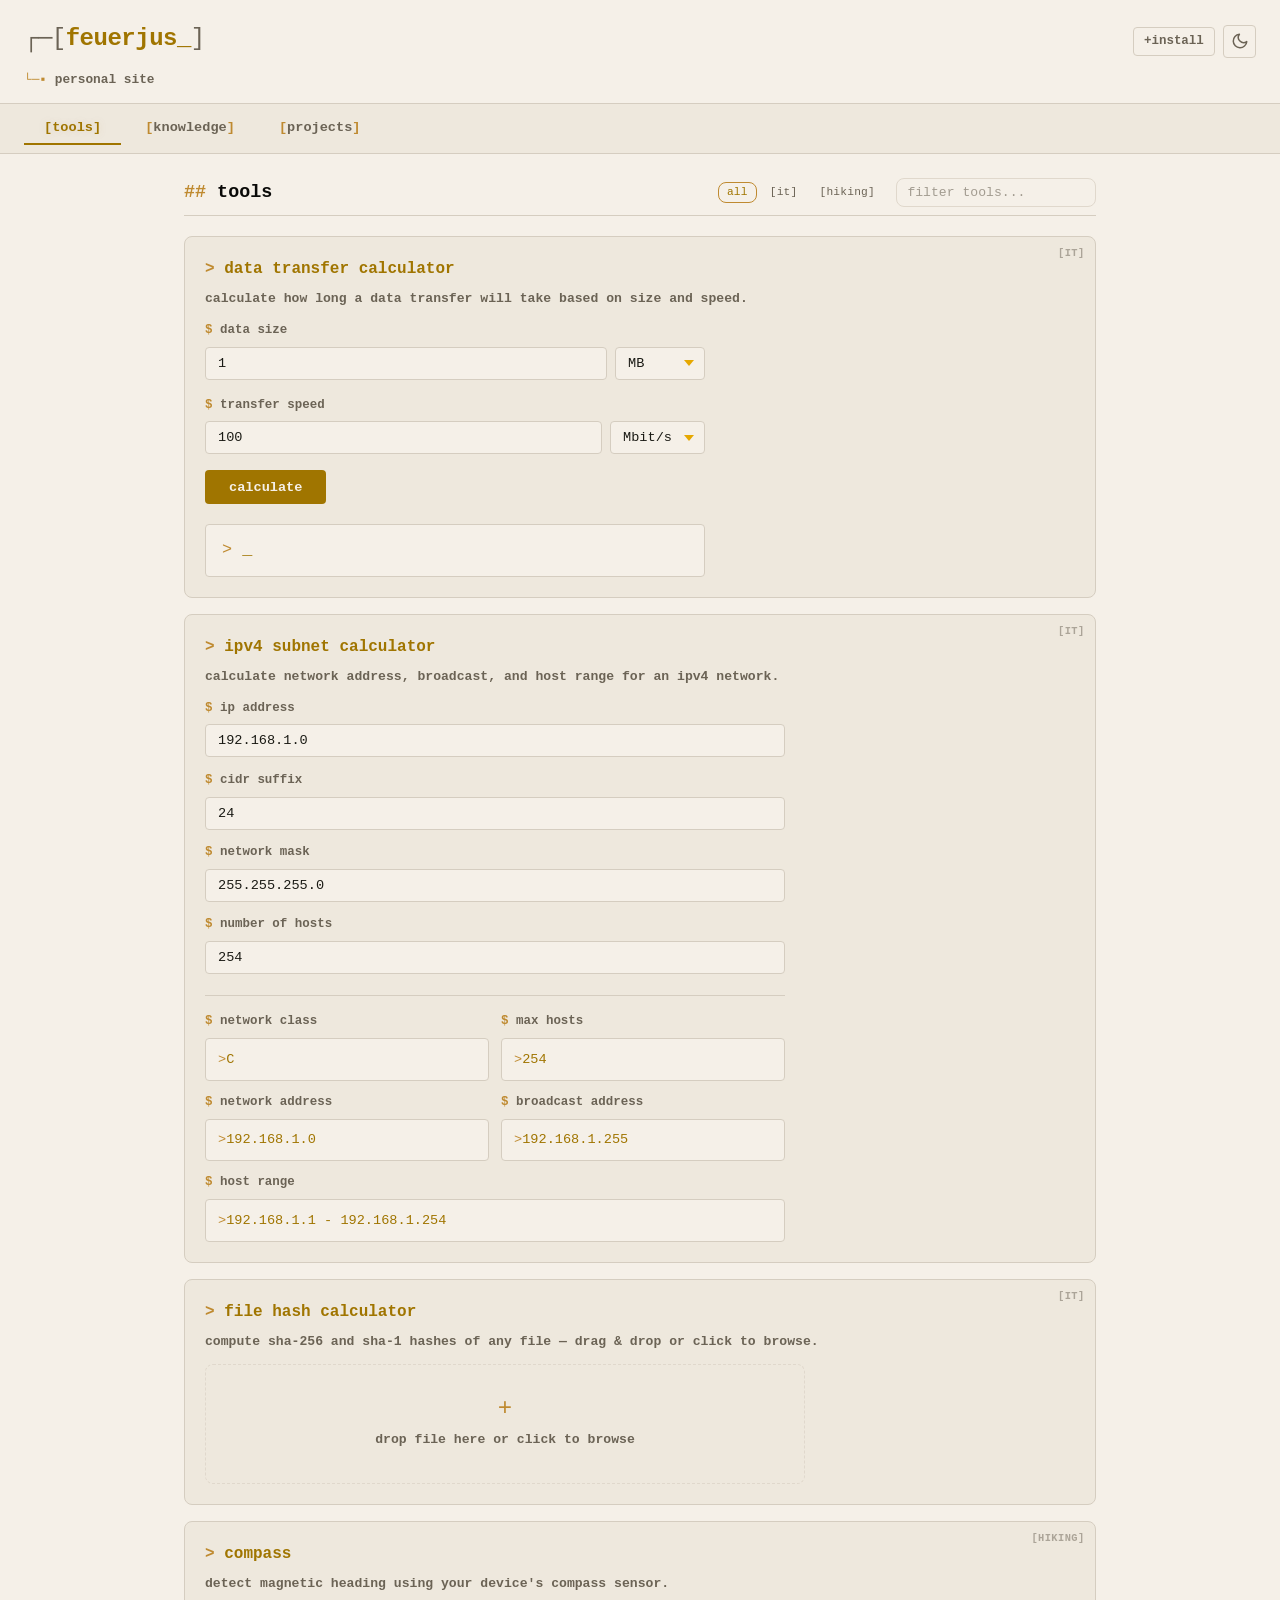
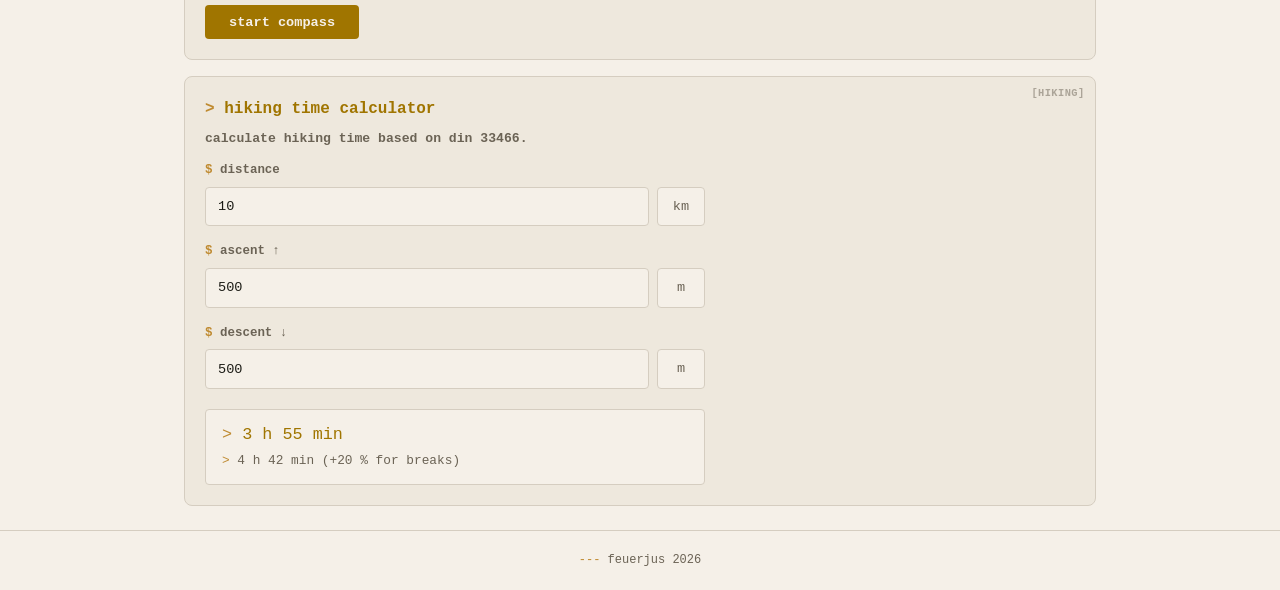
<file: index.html>
<!DOCTYPE html>
<html lang="en">
<head>
  <meta charset="UTF-8">
  <meta name="viewport" content="width=device-width, initial-scale=1.0">
  <title>feuerjus</title>
  <meta name="theme-color" content="#0d0d0a">
  <link rel="manifest" href="/manifest.json">
  <link rel="apple-touch-icon" href="/pictures/logo_pwa.png">
  <link rel="stylesheet" href="style.css">
</head>
<body>

  <header class="site-header">
    <div class="header-left">
      <h1 class="site-title">feuerjus<span class="cursor">_</span></h1>
      <p class="site-sub">personal site</p>
    </div>
    <div class="header-right">
      <button id="install-btn" class="install-btn" aria-label="Install app">+install</button>
      <button id="theme-toggle" class="theme-toggle" aria-label="Toggle theme">
      <svg class="icon-sun" viewBox="0 0 24 24" width="18" height="18" fill="none" stroke="currentColor" stroke-width="2" stroke-linecap="round" stroke-linejoin="round">
        <circle cx="12" cy="12" r="5"/>
        <line x1="12" y1="1" x2="12" y2="3"/>
        <line x1="12" y1="21" x2="12" y2="23"/>
        <line x1="4.22" y1="4.22" x2="5.64" y2="5.64"/>
        <line x1="18.36" y1="18.36" x2="19.78" y2="19.78"/>
        <line x1="1" y1="12" x2="3" y2="12"/>
        <line x1="21" y1="12" x2="23" y2="12"/>
        <line x1="4.22" y1="19.78" x2="5.64" y2="18.36"/>
        <line x1="18.36" y1="5.64" x2="19.78" y2="4.22"/>
      </svg>
      <svg class="icon-moon" viewBox="0 0 24 24" width="18" height="18" fill="none" stroke="currentColor" stroke-width="2" stroke-linecap="round" stroke-linejoin="round">
        <path d="M21 12.79A9 9 0 1 1 11.21 3 7 7 0 0 0 21 12.79z"/>
      </svg>
    </button>
    </div>
  </header>

  <nav class="tab-nav">
    <button class="tab-btn active" data-tab="tools">tools</button>
    <button class="tab-btn" data-tab="knowledge">knowledge</button>
    <button class="tab-btn" data-tab="projects">projects</button>
  </nav>

  <main class="content-area" id="tab-content">
    <p class="loading">loading...</p>
  </main>

  <footer class="site-footer">
    feuerjus 2026
  </footer>

  <div id="pwa-modal" class="pwa-modal-overlay" hidden>
    <div class="pwa-modal">
      <button id="pwa-modal-close" class="pwa-modal-close" aria-label="Close">&times;</button>
      <div class="pwa-modal-icon">+install</div>
      <h2 class="pwa-modal-title">Install App</h2>
      <div id="pwa-modal-body">
        <p>Add feuerjus to your home screen for the best experience.</p>
      </div>
      <div id="pwa-modal-ios" hidden>
        <ol class="pwa-steps">
          <li>Tap the <strong>Share</strong> button <span class="ios-icon-share"></span> in Safari</li>
          <li>Scroll down and tap <strong>Add to Home Screen</strong></li>
          <li>Tap <strong>Add</strong> in the top-right corner</li>
        </ol>
      </div>
      <div id="pwa-modal-android" hidden>
        <ol class="pwa-steps">
          <li>Tap the <strong>menu</strong> button (⋮) in your browser</li>
          <li>Tap <strong>Install app</strong> or <strong>Add to Home Screen</strong></li>
          <li>Follow the prompts to install</li>
        </ol>
      </div>
    </div>
  </div>

  <script src="script.js"></script>
</body>
</html>
</file>
<file: style.css>
*, *::before, *::after {
  margin: 0;
  padding: 0;
  box-sizing: border-box;
  transition: background 0.3s, color 0.3s, border-color 0.3s, box-shadow 0.3s;
}

:root,
[data-theme="dark"] {
  --bg: #0d0d0a;
  --surface: #161610;
  --surface-hover: #1e1e16;
  --amber: #e6a800;
  --amber-dark: #b88600;
  --amber-dim: #7a5c00;
  --amber-glow: rgba(230, 168, 0, 0.12);
  --text: #e6dcc8;
  --text-dim: #9a907a;
  --text-bright: #f5edd8;
  --border: #2a2218;
  --border-light: #3a3228;
  --radius: 8px;
  --radius-lg: 12px;
  --font: 'Courier New', 'Fira Code', 'Consolas', 'Liberation Mono', monospace;
  --font-display: 'Courier New', 'Fira Code', 'Consolas', monospace;
}

[data-theme="light"] {
  --bg: #f5f0e8;
  --surface: #eee8dd;
  --surface-hover: #e5dfd4;
  --amber: #a07500;
  --amber-dark: #8a6500;
  --amber-dim: #bf8a30;
  --amber-glow: rgba(160, 117, 0, 0.15);
  --text: #1a1a14;
  --text-dim: #6b6355;
  --text-bright: #0a0a08;
  --border: #d5cdc0;
  --border-light: #e0d8cc;
  --radius: 8px;
  --radius-lg: 12px;
  --font: 'Courier New', 'Fira Code', 'Consolas', 'Liberation Mono', monospace;
  --font-display: 'Courier New', 'Fira Code', 'Consolas', monospace;
}

::selection {
  background: var(--amber);
  color: var(--bg);
}

html {
  scroll-behavior: smooth;
}

body {
  font-family: var(--font);
  font-weight: 500;
  background: var(--bg);
  color: var(--text);
  line-height: 1.6;
  min-height: 100vh;
  display: flex;
  flex-direction: column;
  transition: background 0.3s, color 0.3s;
}

a {
  color: var(--amber);
  text-decoration: none;
}

a:hover {
  color: var(--text-bright);
}

/* ---- Header ---- */
.site-header {
  border-bottom: 1px solid var(--border);
  padding: 1.25rem 1.5rem 0.75rem;
  display: flex;
  justify-content: space-between;
  align-items: flex-start;
  gap: 1rem;
}

.header-left {
  display: flex;
  flex-direction: column;
  gap: 0.75rem;
}

.header-right {
  display: flex;
  align-items: center;
  gap: 0.5rem;
  flex-shrink: 0;
  margin-top: 0.15rem;
}

.site-title {
  font-family: var(--font-display);
  font-size: 1.5rem;
  font-weight: 700;
  color: var(--amber);
  letter-spacing: -0.5px;
  text-transform: lowercase;
}

.site-title::before {
  content: '┌─[';
  color: var(--text-dim);
  font-weight: 400;
}

.site-title::after {
  content: ']';
  color: var(--text-dim);
  font-weight: 400;
}

.cursor {
  display: inline-block;
  color: var(--amber);
  font-weight: 400;
  animation: blink 1s step-end infinite;
}

@keyframes blink {
  0%, 100% { opacity: 1; }
  50% { opacity: 0; }
}

.site-sub {
  color: var(--text-dim);
  font-size: 0.8rem;
  font-weight: 600;
  font-family: var(--font-display);
}

.site-sub::before {
  content: '└─▪ ';
  color: var(--amber-dim);
}

/* ---- Install Button ---- */
.install-btn {
  background: none;
  border: 1px solid var(--border);
  border-radius: 4px;
  color: var(--text-dim);
  cursor: pointer;
  padding: 0.4rem 0.65rem;
  font-family: var(--font);
  font-size: 0.78rem;
  font-weight: 700;
  white-space: nowrap;
  flex-shrink: 0;
  margin-top: 0.15rem;
  transition: color 0.2s, border-color 0.2s, background 0.2s;
  text-transform: lowercase;
}

.install-btn:hover {
  color: var(--amber);
  border-color: var(--amber-dim);
  background: var(--surface-hover);
}

/* ---- PWA Modal ---- */
.pwa-modal-overlay {
  position: fixed;
  inset: 0;
  z-index: 1000;
  display: flex;
  align-items: center;
  justify-content: center;
  background: rgba(0, 0, 0, 0.6);
  backdrop-filter: blur(4px);
  -webkit-backdrop-filter: blur(4px);
  padding: 1rem;
}

.pwa-modal-overlay[hidden] {
  display: none;
}

.pwa-modal {
  background: var(--surface);
  border: 1px solid var(--border);
  border-radius: var(--radius-lg);
  padding: 2rem 1.75rem;
  max-width: 400px;
  width: 100%;
  position: relative;
  box-shadow: 0 8px 32px rgba(0, 0, 0, 0.4);
}

.pwa-modal-close {
  position: absolute;
  top: 0.5rem;
  right: 0.75rem;
  background: none;
  border: none;
  color: var(--text-dim);
  font-size: 1.4rem;
  cursor: pointer;
  line-height: 1;
  padding: 0.25rem;
  transition: color 0.2s;
  font-family: var(--font);
}

.pwa-modal-close:hover {
  color: var(--amber);
}

.pwa-modal-icon {
  font-family: var(--font-display);
  font-size: 1.5rem;
  color: var(--amber);
  text-align: center;
  margin-bottom: 0.75rem;
}

.pwa-modal-title {
  font-family: var(--font-display);
  font-size: 1.1rem;
  color: var(--text-bright);
  text-align: center;
  margin-bottom: 1rem;
}

.pwa-modal-title::before {
  content: '## ';
  color: var(--amber-dim);
}

.pwa-modal-body p {
  font-size: 0.85rem;
  font-weight: 600;
  color: var(--text-dim);
  text-align: center;
  line-height: 1.6;
}

.pwa-steps {
  padding: 0 0 0 1.5rem;
  margin: 0;
  display: flex;
  flex-direction: column;
  gap: 0.75rem;
}

.pwa-steps li {
  font-size: 0.85rem;
  font-weight: 600;
  color: var(--text);
  padding: 0.75rem 1rem;
  background: var(--bg);
  border: 1px solid var(--border);
  border-radius: var(--radius);
  line-height: 1.5;
}

.pwa-steps li::marker {
  color: var(--amber);
  font-weight: 700;
}

.ios-icon-share {
  display: inline-block;
  vertical-align: middle;
  width: 16px;
  height: 16px;
  border: 2px solid var(--amber);
  border-radius: 2px;
  position: relative;
}

.ios-icon-share::before {
  content: '';
  position: absolute;
  top: -6px;
  left: 50%;
  transform: translateX(-50%);
  width: 0;
  height: 0;
  border-left: 5px solid transparent;
  border-right: 5px solid transparent;
  border-bottom: 6px solid var(--amber);
}

/* ---- Theme Toggle ---- */
.theme-toggle {
  background: none;
  border: 1px solid var(--border);
  border-radius: 4px;
  color: var(--text-dim);
  cursor: pointer;
  padding: 0.4rem;
  display: flex;
  align-items: center;
  justify-content: center;
  flex-shrink: 0;
  margin-top: 0.15rem;
  transition: color 0.2s, border-color 0.2s, background 0.2s;
}

.theme-toggle:hover {
  color: var(--amber);
  border-color: var(--amber-dim);
  background: var(--surface-hover);
}

.theme-toggle svg {
  display: block;
}

[data-theme="dark"] .icon-sun,
[data-theme="light"] .icon-moon {
  display: block;
}

[data-theme="dark"] .icon-moon,
[data-theme="light"] .icon-sun {
  display: none;
}

/* ---- Tab Navigation ---- */
.tab-nav {
  display: flex;
  gap: 0.25rem;
  padding: 0.5rem 1.5rem;
  border-bottom: 1px solid var(--border);
  background: var(--surface);
  overflow-x: auto;
}

.tab-btn {
  font-family: var(--font);
  font-size: 0.85rem;
  font-weight: 600;
  padding: 0.5rem 1.25rem;
  background: transparent;
  border: none;
  border-bottom: 2px solid transparent;
  color: var(--text-dim);
  cursor: pointer;
  transition: color 0.2s, border-color 0.2s, background 0.2s;
  white-space: nowrap;
  text-transform: lowercase;
}

.tab-btn::before {
  content: '[';
  color: var(--amber-dim);
}

.tab-btn::after {
  content: ']';
  color: var(--amber-dim);
}

.tab-btn:hover {
  color: var(--text);
  background: var(--surface-hover);
}

.tab-btn.active {
  color: var(--amber);
  border-bottom-color: var(--amber);
  text-shadow: 0 0 8px var(--amber-glow);
}

.tab-btn.active::before,
.tab-btn.active::after {
  color: var(--amber);
}

/* ---- Content ---- */
.content-area {
  flex: 1;
  padding: 1.5rem;
  max-width: 960px;
  margin: 0 auto;
  width: 100%;
}

.loading {
  color: var(--text-dim);
  text-align: center;
  padding: 3rem 0;
  font-size: 0.9rem;
  animation: pulse 1.5s ease-in-out infinite;
}

@keyframes pulse {
  0%, 100% { opacity: 0.4; }
  50% { opacity: 1; }
}

/* ---- Section Title ---- */
.section-title {
  font-family: var(--font-display);
  font-size: 1.15rem;
  color: var(--text-bright);
  margin-bottom: 1.25rem;
  padding-bottom: 0.5rem;
  border-bottom: 1px solid var(--border);
}

.section-title::before {
  content: '## ';
  color: var(--amber-dim);
}

.section-header {
  display: flex;
  align-items: center;
  justify-content: space-between;
  margin-bottom: 1.25rem;
  padding-bottom: 0.5rem;
  border-bottom: 1px solid var(--border);
  gap: 1rem;
}

.section-header .section-title {
  margin-bottom: 0;
  padding-bottom: 0;
  border-bottom: none;
}

.search-input {
  font-family: var(--font);
  font-size: 0.82rem;
  background: var(--bg);
  color: var(--text);
  border: 1px solid var(--border-light);
  border-radius: var(--radius);
  padding: 0.35rem 0.65rem;
  width: 200px;
  outline: none;
  transition: border-color 0.2s;
}

.search-input:focus {
  border-color: var(--amber-dim);
}

.search-input::placeholder {
  color: var(--text-dim);
  opacity: 0.6;
}

.section-header-right {
  display: flex;
  align-items: center;
  gap: 0.75rem;
}

.tag-filters {
  display: flex;
  gap: 0.25rem;
}

.tag-btn {
  font-family: var(--font);
  font-size: 0.7rem;
  background: none;
  color: var(--text-dim);
  border: 1px solid transparent;
  border-radius: var(--radius);
  padding: 0.25rem 0.5rem;
  cursor: pointer;
  transition: color 0.2s, border-color 0.2s;
  text-transform: lowercase;
  letter-spacing: 0.02em;
  line-height: 1;
}

.tag-btn:hover {
  color: var(--text-bright);
  border-color: var(--border-light);
}

.tag-btn.active {
  color: var(--amber);
  border-color: var(--amber-dim);
}

/* ---- Tile Grid ---- */
.tile-grid {
  display: grid;
  grid-template-columns: repeat(auto-fill, minmax(280px, 1fr));
  gap: 1rem;
}

.tile {
  position: relative;
  background: var(--surface);
  border: 1px solid var(--border);
  border-radius: var(--radius);
  padding: 1.25rem;
  transition: border-color 0.2s, background 0.2s, box-shadow 0.2s;
}

.tile-tag {
  position: absolute;
  top: 0.5rem;
  right: 0.65rem;
  font-family: var(--font);
  font-size: 0.65rem;
  font-weight: 700;
  text-transform: uppercase;
  letter-spacing: 0.04em;
  color: var(--text-dim);
  opacity: 0.5;
}

.tile:hover {
  border-color: var(--amber-dim);
  background: var(--surface-hover);
}

.tile-wide {
  grid-column: 1 / -1;
}

.tile-title {
  font-family: var(--font-display);
  font-size: 1rem;
  font-weight: 700;
  color: var(--amber);
  margin-bottom: 0.4rem;
}

.tile-title::before {
  content: '> ';
  color: var(--amber-dim);
}

.tile-desc {
  font-size: 0.82rem;
  font-weight: 600;
  color: var(--text-dim);
  margin-bottom: 0.75rem;
  line-height: 1.5;
}

/* ---- Empty / Placeholder Tiles ---- */
.tile-empty {
  display: flex;
  flex-direction: column;
  align-items: center;
  justify-content: center;
  text-align: center;
  padding: 2rem 1.5rem;
  border-style: dashed;
  border-color: var(--border-light);
  min-height: 160px;
}

.tile-empty .tile-title::before {
  content: '';
}

.tile-empty .tile-title {
  color: var(--text-dim);
  margin-bottom: 0.5rem;
}

.tile-empty .tile-desc {
  margin-bottom: 0;
  font-size: 0.78rem;
}

/* ---- Add Tile ---- */
.tile-add {
  display: flex;
  flex-direction: column;
  align-items: center;
  justify-content: center;
  text-align: center;
  padding: 1.5rem;
  border-style: dashed;
  border-color: var(--border-light);
  cursor: default;
  min-height: 120px;
  gap: 0.5rem;
}

.tile-add:hover {
  border-color: var(--amber-dim);
}

.tile-add-icon {
  font-size: 1.5rem;
  color: var(--amber-dim);
  line-height: 1;
}

.tile-add p {
  font-size: 0.78rem;
  font-weight: 600;
  color: var(--text-dim);
}

/* ---- Calculator ---- */
.calc-form {
  display: flex;
  flex-direction: column;
  gap: 1rem;
  max-width: 500px;
}

.calc-row {
  display: flex;
  flex-direction: column;
  gap: 0.35rem;
}

.calc-row label {
  font-size: 0.78rem;
  font-weight: 600;
  color: var(--text-dim);
  text-transform: lowercase;
}

.calc-row label::before {
  content: '$ ';
  color: var(--amber-dim);
}

.input-group {
  display: flex;
  gap: 0.5rem;
}

.input-group input,
.input-group select {
  font-family: var(--font);
  background: var(--bg);
  border: 1px solid var(--border);
  border-radius: 4px;
  padding: 0.5rem 0.75rem;
  color: var(--text);
  font-size: 0.85rem;
  outline: none;
  transition: border-color 0.2s, box-shadow 0.2s;
}

.input-group input {
  flex: 1;
  min-width: 0;
}

.input-group input:focus,
.input-group select:focus {
  border-color: var(--amber);
  box-shadow: 0 0 0 1px var(--amber-glow), 0 0 6px var(--amber-glow);
}

.input-group select {
  min-width: 90px;
  cursor: pointer;
  appearance: none;
  -webkit-appearance: none;
  background-image: url("data:image/svg+xml,%3Csvg xmlns='http://www.w3.org/2000/svg' width='10' height='6'%3E%3Cpath d='M0 0l5 6 5-6z' fill='%23e6a800'/%3E%3C/svg%3E");
  background-repeat: no-repeat;
  background-position: right 0.6rem center;
  padding-right: 2rem;
}

.input-group select option {
  background: var(--bg);
  color: var(--text);
}

.calc-btn {
  font-family: var(--font);
  font-size: 0.85rem;
  padding: 0.6rem 1.5rem;
  background: var(--amber);
  color: var(--bg);
  border: none;
  border-radius: 4px;
  cursor: pointer;
  font-weight: 700;
  transition: background 0.2s, box-shadow 0.2s;
  align-self: flex-start;
}

.calc-btn:hover {
  background: #ffb800;
  box-shadow: 0 0 12px var(--amber-glow);
}

.calc-btn:active {
  background: var(--amber-dark);
}

.calc-result {
  margin-top: 0.25rem;
  padding: 0.75rem 1rem;
  background: var(--bg);
  border: 1px solid var(--border);
  border-radius: 4px;
  min-height: 2.8rem;
  display: flex;
  align-items: center;
}

.result-value {
  font-family: var(--font-display);
  font-size: 1.05rem;
  color: var(--amber);
}

.result-value::before {
  content: '> ';
  color: var(--amber-dim);
}

/* ---- Subnet Calculator ---- */
.subnet-calc {
  display: flex;
  flex-direction: column;
  gap: 0.85rem;
  max-width: 580px;
}

.subnet-calc input {
  font-family: var(--font);
  background: var(--bg);
  border: 1px solid var(--border);
  border-radius: 4px;
  padding: 0.5rem 0.75rem;
  color: var(--text);
  font-size: 0.85rem;
  outline: none;
  transition: border-color 0.2s, box-shadow 0.2s;
  width: 100%;
}

.subnet-calc input:focus {
  border-color: var(--amber);
  box-shadow: 0 0 0 1px var(--amber-glow), 0 0 6px var(--amber-glow);
}

.subnet-results {
  display: grid;
  grid-template-columns: 1fr 1fr;
  gap: 0.75rem;
  margin-top: 0.5rem;
  padding-top: 1rem;
  border-top: 1px solid var(--border);
}

.subnet-result {
  padding: 0.6rem 0.75rem;
  background: var(--bg);
  border: 1px solid var(--border);
  border-radius: 4px;
  font-family: var(--font-display);
  font-size: 0.85rem;
  color: var(--amber);
  min-height: 2.4rem;
  display: flex;
  align-items: center;
}

.subnet-range-full {
  grid-column: 1 / -1;
}

.subnet-result::before {
  content: '> ';
  color: var(--amber-dim);
}

/* ---- File Hash Calculator ---- */
.hash-form {
  display: flex;
  flex-direction: column;
  gap: 1rem;
  max-width: 600px;
}

.drop-zone {
  display: flex;
  flex-direction: column;
  align-items: center;
  justify-content: center;
  gap: 0.5rem;
  padding: 2rem 1.5rem;
  border: 1px dashed var(--border-light);
  border-radius: var(--radius);
  cursor: pointer;
  transition: border-color 0.2s, background 0.2s;
  min-height: 120px;
}

.drop-zone:hover {
  border-color: var(--amber-dim);
  background: var(--surface-hover);
}

.drop-zone.drag-over {
  border-color: var(--amber);
  background: var(--amber-glow);
  border-style: solid;
}

.drop-icon {
  font-size: 1.5rem;
  color: var(--amber-dim);
  line-height: 1;
}

.drop-zone.drag-over .drop-icon {
  color: var(--amber);
}

.file-info[hidden],
.hash-results[hidden] {
  display: none;
}

.file-info {
  display: flex;
  align-items: center;
  gap: 0.5rem;
  padding: 0.5rem 0.75rem;
  background: var(--bg);
  border: 1px solid var(--border);
  border-radius: 4px;
  font-size: 0.82rem;
}

.file-name {
  flex: 1;
  color: var(--text);
  font-weight: 600;
  min-width: 0;
  overflow: hidden;
  text-overflow: ellipsis;
  white-space: nowrap;
}

.file-name::before {
  content: '> ';
  color: var(--amber-dim);
}

.clear-btn {
  font-family: var(--font);
  font-size: 0.8rem;
  font-weight: 700;
  background: none;
  border: 1px solid var(--border);
  border-radius: 3px;
  color: var(--text-dim);
  cursor: pointer;
  padding: 0.15rem 0.45rem;
  line-height: 1;
  transition: color 0.2s, border-color 0.2s;
}

.clear-btn:hover {
  color: var(--amber);
  border-color: var(--amber-dim);
}

.drop-text {
  font-size: 0.82rem;
  font-weight: 600;
  color: var(--text-dim);
  text-align: center;
}

.hash-results {
  display: flex;
  flex-direction: column;
  gap: 0.75rem;
}

.hash-row {
  display: flex;
  flex-direction: column;
  gap: 0.25rem;
}

.hash-label {
  font-size: 0.78rem;
  font-weight: 600;
  color: var(--text-dim);
  text-transform: lowercase;
}

.hash-label::before {
  content: '$ ';
  color: var(--amber-dim);
}

.hash-value {
  font-family: var(--font-display);
  font-size: 0.82rem;
  color: var(--amber);
  padding: 0.5rem 0.75rem;
  background: var(--bg);
  border: 1px solid var(--border);
  border-radius: 4px;
  word-break: break-all;
  min-height: 2.2rem;
  display: flex;
  align-items: center;
  line-height: 1.4;
}

.hash-value::before {
  content: '> ';
  color: var(--amber-dim);
}

/* ---- Compass ---- */
.compass-tool {
  display: flex;
  flex-direction: column;
  gap: 1rem;
  max-width: 500px;
}

.compass-modal-overlay {
  position: fixed;
  inset: 0;
  z-index: 1000;
  display: flex;
  align-items: center;
  justify-content: center;
  background: rgba(0, 0, 0, 0.6);
  backdrop-filter: blur(4px);
  -webkit-backdrop-filter: blur(4px);
  padding: 1rem;
}

.compass-modal-overlay[hidden] {
  display: none;
}

.compass-modal {
  background: var(--surface);
  border: 1px solid var(--border);
  border-radius: var(--radius-lg);
  padding: 2rem 1.75rem 1.75rem;
  max-width: 360px;
  width: 100%;
  position: relative;
  box-shadow: 0 8px 32px rgba(0, 0, 0, 0.4);
}

.compass-modal-close {
  position: absolute;
  top: 0.5rem;
  right: 0.75rem;
  background: none;
  border: none;
  color: var(--text-dim);
  font-size: 1.4rem;
  cursor: pointer;
  line-height: 1;
  padding: 0.25rem;
  transition: color 0.2s;
  font-family: var(--font);
}

.compass-modal-close:hover {
  color: var(--amber);
}

.compass-face {
  display: flex;
  flex-direction: column;
  align-items: center;
  gap: 1rem;
}

.compass-ring-wrapper {
  position: relative;
  display: flex;
  align-items: center;
  justify-content: center;
}

.compass-lubber {
  position: absolute;
  top: -5px;
  left: 50%;
  transform: translateX(-50%);
  z-index: 5;
  width: 0;
  height: 0;
  border-left: 7px solid transparent;
  border-right: 7px solid transparent;
  border-bottom: 10px solid var(--amber);
  filter: drop-shadow(0 0 3px var(--amber));
}

.compass-ring {
  width: 200px;
  height: 200px;
  border: 2px solid var(--amber-dim);
  border-radius: 50%;
  position: relative;
  flex-shrink: 0;
  transition: transform 0.1s ease-out;
}

.compass-label {
  position: absolute;
  font-family: var(--font-display);
  font-size: 1rem;
  font-weight: 700;
  color: var(--amber);
  user-select: none;
  line-height: 1;
}

.compass-n {
  top: 8px;
  left: 50%;
  transform: translateX(-50%);
}

.compass-e {
  top: 50%;
  right: 12px;
  transform: translateY(-50%);
}

.compass-s {
  bottom: 8px;
  left: 50%;
  transform: translateX(-50%);
}

.compass-w {
  top: 50%;
  left: 12px;
  transform: translateY(-50%);
}

.compass-crosshair {
  position: absolute;
  top: 50%;
  left: 50%;
  width: 20px;
  height: 20px;
  transform: translate(-50%, -50%);
  z-index: 2;
  pointer-events: none;
}

.compass-crosshair::before,
.compass-crosshair::after {
  content: '';
  position: absolute;
  background: var(--amber-dim);
}

.compass-crosshair::before {
  width: 1px;
  height: 100%;
  left: 50%;
  transform: translateX(-50%);
}

.compass-crosshair::after {
  width: 100%;
  height: 1px;
  top: 50%;
  transform: translateY(-50%);
}

.compass-heading {
  font-family: var(--font-display);
  font-size: 1.2rem;
  font-weight: 700;
  color: var(--amber);
  min-height: 2rem;
  display: flex;
  align-items: center;
  justify-content: center;
}

.compass-heading::before {
  content: '> ';
  color: var(--amber-dim);
  font-size: 1rem;
}

.compass-error {
  font-size: 0.82rem;
  font-weight: 600;
  color: var(--amber);
  text-align: center;
  line-height: 1.5;
}

.compass-error::before {
  content: '! ';
  color: var(--amber-dim);
}

.compass-error[hidden] {
  display: none;
}

/* ---- Phonetic Alphabet Table ---- */
.phonetic-table {
  width: 100%;
  border-collapse: collapse;
  font-family: var(--font);
  font-size: 0.82rem;
}

.phonetic-table thead th {
  text-align: left;
  padding: 0.6rem 0.75rem;
  color: var(--amber);
  border-bottom: 1px solid var(--border);
  font-weight: 700;
  font-size: 0.78rem;
  text-transform: uppercase;
  letter-spacing: 0.5px;
}

.phonetic-table thead th::before {
  content: '# ';
  color: var(--amber-dim);
  font-weight: 400;
}

.phonetic-table tbody td {
  padding: 0.5rem 0.75rem;
  border-bottom: 1px solid var(--border);
  color: var(--text);
  font-weight: 500;
  transition: background 0.15s;
}

.phonetic-table tbody tr:hover td {
  background: var(--surface-hover);
}

.phonetic-table .col-letter {
  font-weight: 700;
  color: var(--amber);
  font-size: 0.95rem;
  width: 3rem;
}

.phonetic-table .col-word {
  font-weight: 600;
  color: var(--text-bright);
}

.phonetic-table .col-pron {
  color: var(--text-dim);
  font-size: 0.78rem;
}

/* ---- Footer ---- */
.site-footer {
  text-align: center;
  padding: 1.25rem 1.5rem;
  border-top: 1px solid var(--border);
  color: var(--text-dim);
  font-size: 0.75rem;
  margin-top: auto;
}

.site-footer::before {
  content: '--- ';
  color: var(--amber-dim);
}

/* ---- Hiking Calculator ---- */
.input-unit {
  display: flex;
  align-items: center;
  padding: 0.5rem 0.75rem;
  background: var(--bg);
  border: 1px solid var(--border);
  border-radius: 4px;
  font-family: var(--font);
  font-size: 0.85rem;
  color: var(--text-dim);
  white-space: nowrap;
  min-width: 48px;
  justify-content: center;
}

#hike-result {
  flex-direction: column;
  align-items: stretch;
  gap: 0.15rem;
}

.result-sub {
  font-family: var(--font-display);
  font-size: 0.8rem;
  color: var(--text-dim);
}

.result-sub::before {
  content: '> ';
  color: var(--amber-dim);
  font-size: 0.8rem;
}

/* ---- Responsive ---- */
@media (max-width: 640px) {
  .site-header {
    padding: 0.75rem 1rem 0.5rem;
  }

  .site-title {
    font-size: 1.2rem;
  }

  .tab-nav {
    padding: 0.4rem 1rem;
    gap: 0;
  }

  .tab-btn {
    font-size: 0.78rem;
    padding: 0.4rem 0.75rem;
  }

  .content-area {
    padding: 1rem;
  }

  .section-header {
    flex-direction: column;
    align-items: stretch;
    gap: 0.5rem;
  }

  .section-header-right {
    flex-wrap: wrap;
  }

  .search-input {
    width: 100%;
  }

  .tag-filters {
    order: -1;
  }

  .tile-grid {
    grid-template-columns: 1fr;
  }

  .calc-form {
    max-width: 100%;
  }

  .input-group {
    flex-direction: row;
  }

  .subnet-calc {
    max-width: 100%;
  }

  .subnet-results {
    grid-template-columns: 1fr;
  }

  .phonetic-table {
    font-size: 0.75rem;
  }
}
</file>
